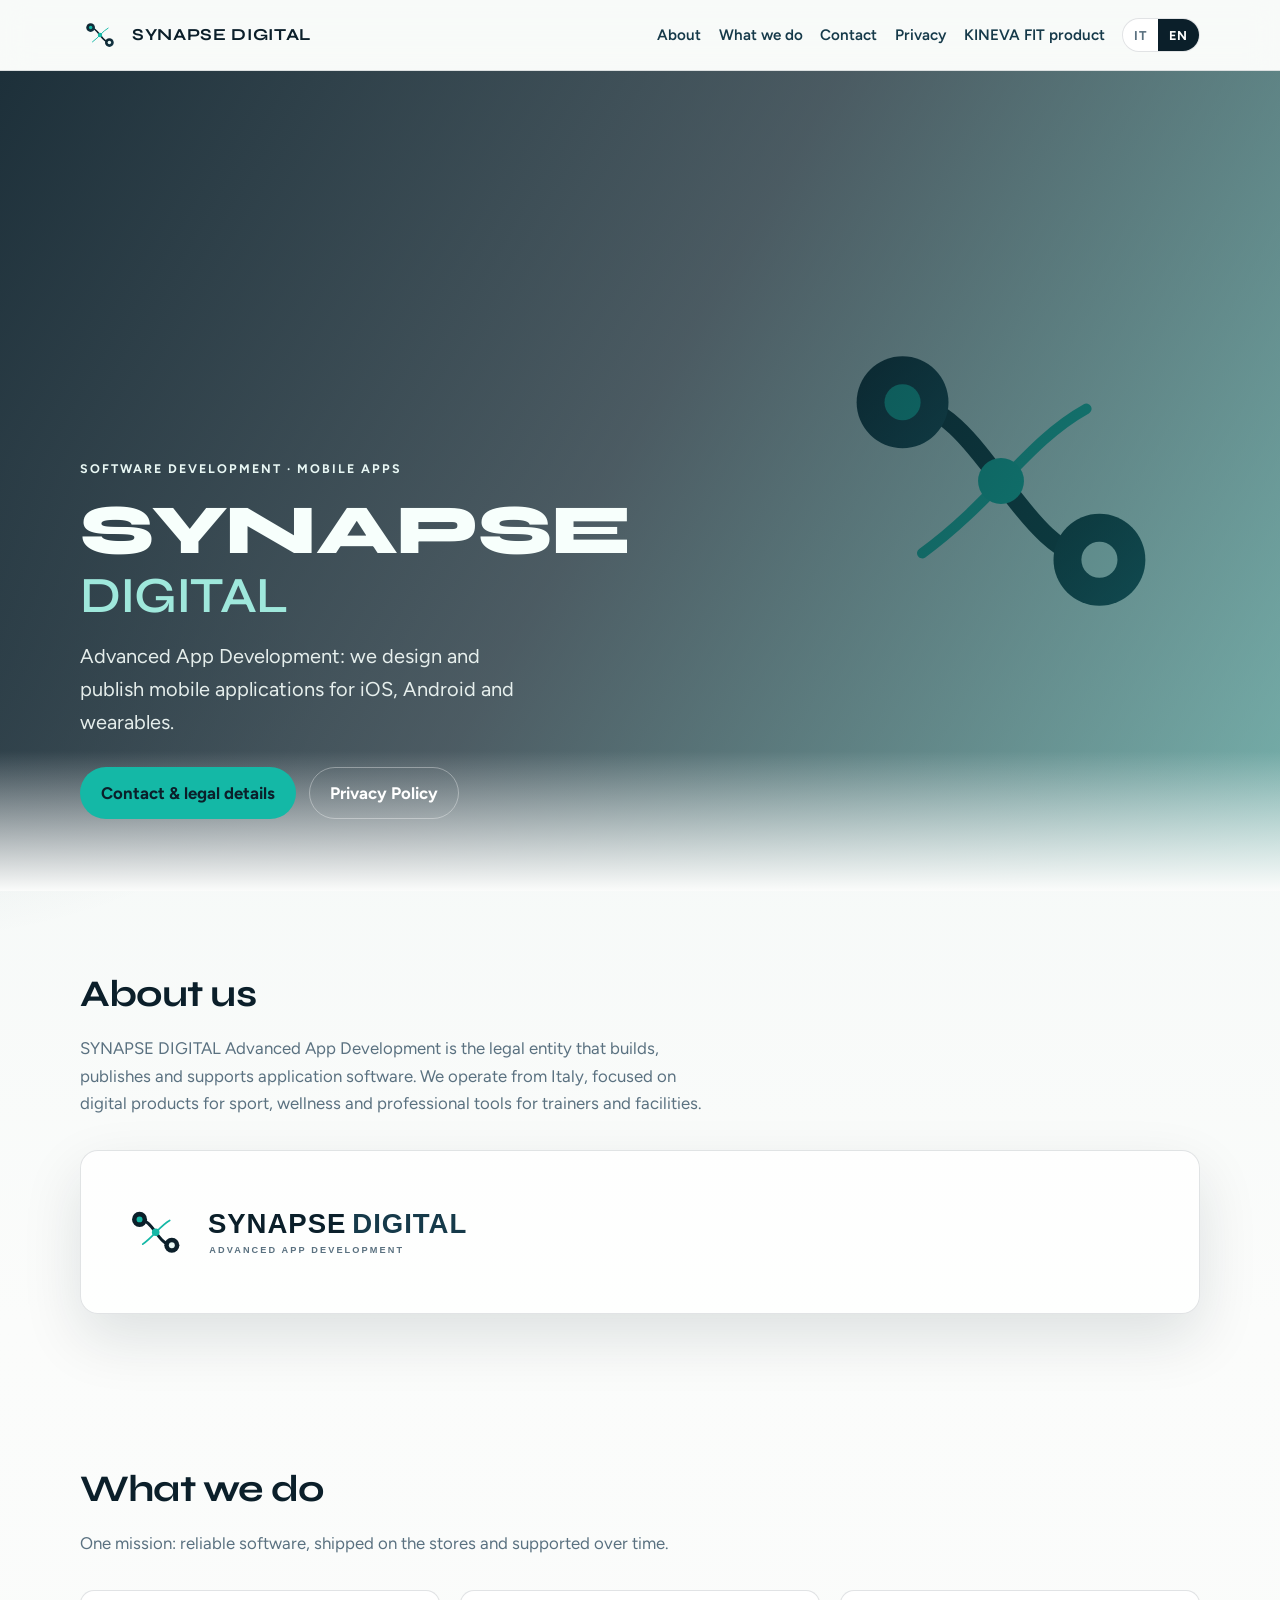
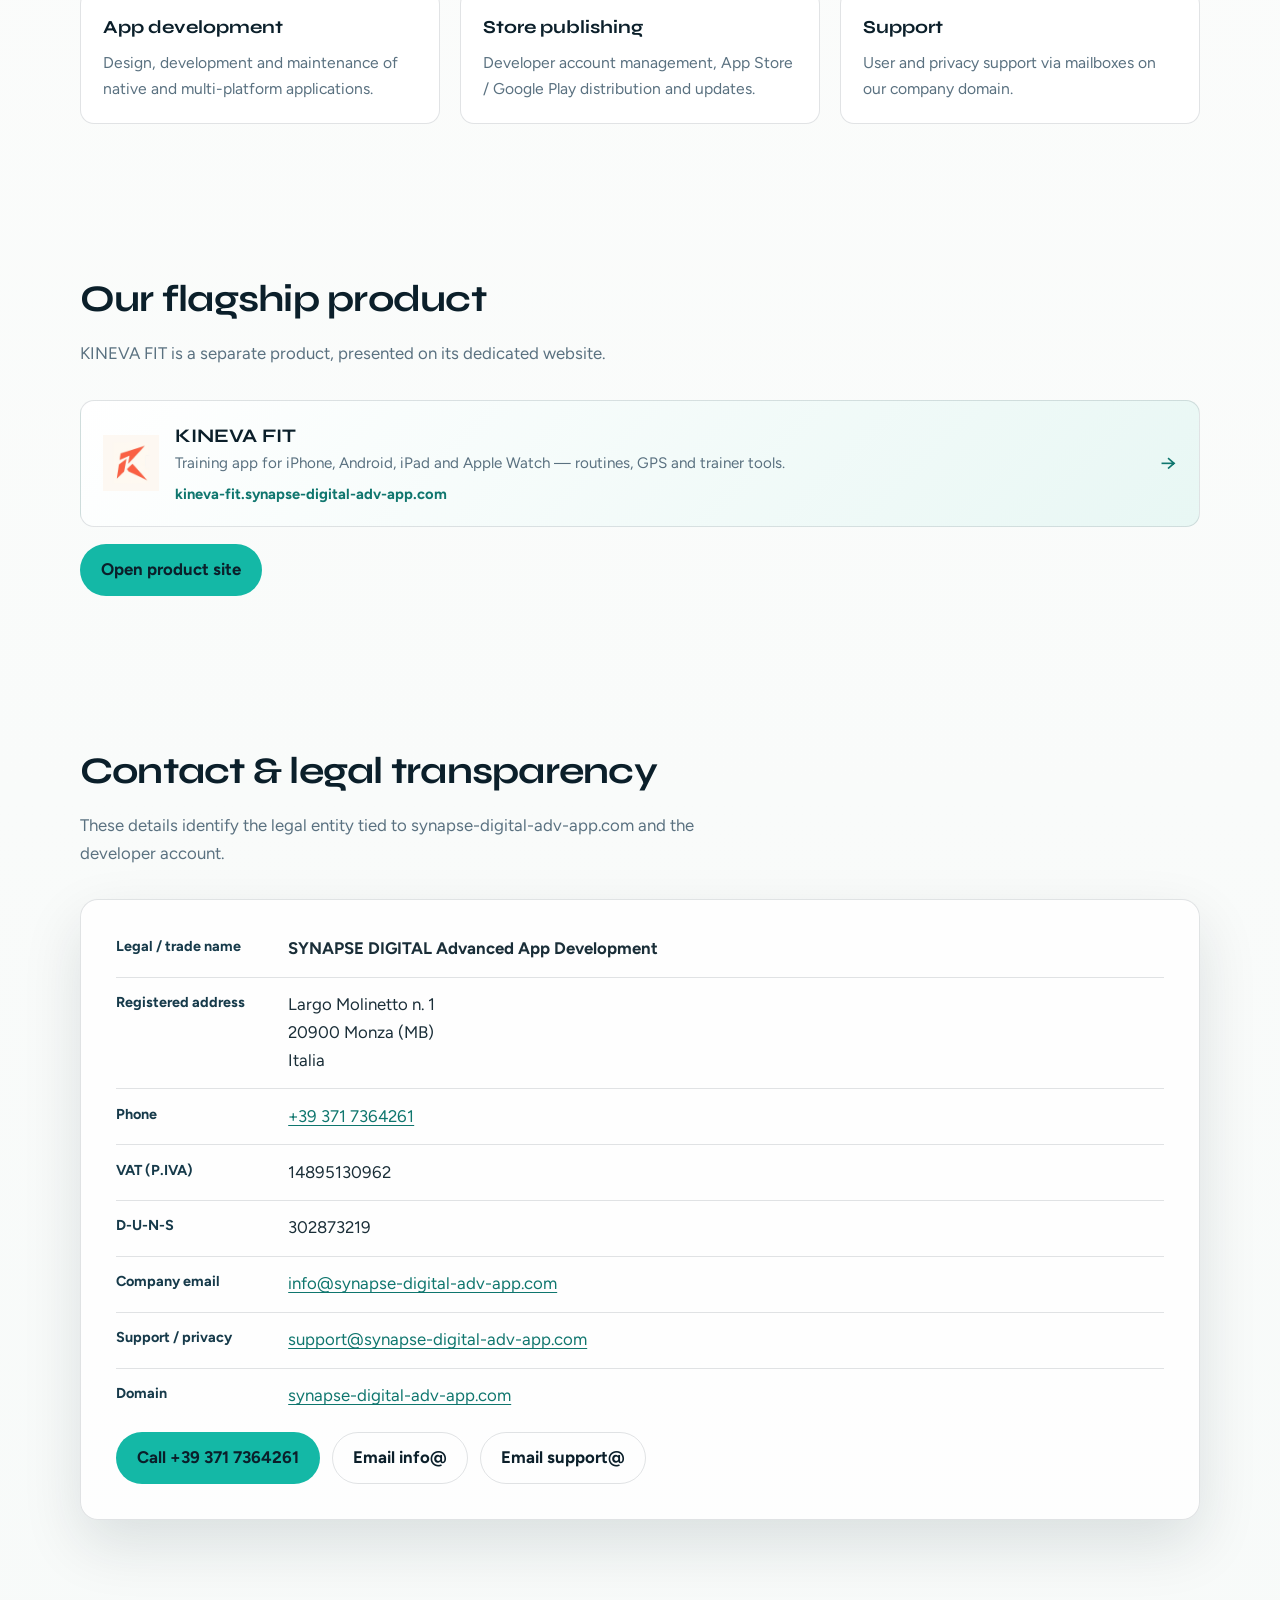
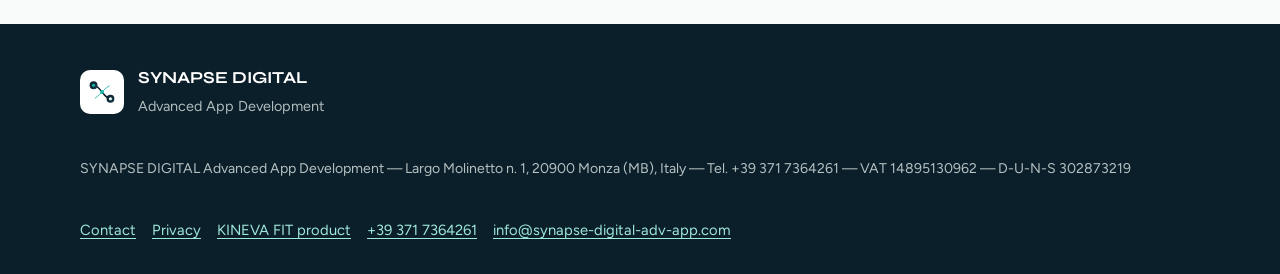
<file: index.html>
<!DOCTYPE html>
<html lang="it">
<head>
  <meta charset="UTF-8" />
  <meta name="viewport" content="width=device-width, initial-scale=1" />
  <title>SYNAPSE DIGITAL Advanced App Development</title>
  <meta name="description" content="SYNAPSE DIGITAL Advanced App Development — sviluppo e pubblicazione di applicazioni mobili. Sede a Monza (MB), Italia." />
  <meta name="theme-color" content="#0B1F2A" />
  <link rel="icon" href="assets/logo-mark.svg" type="image/svg+xml" />
  <link rel="apple-touch-icon" href="assets/logo-mark.png" />
  <link rel="preconnect" href="https://fonts.googleapis.com" />
  <link rel="preconnect" href="https://fonts.gstatic.com" crossorigin />
  <link href="https://fonts.googleapis.com/css2?family=Figtree:wght@400;600;700&family=Syne:wght@600;700;800&display=swap" rel="stylesheet" />
  <link rel="stylesheet" href="css/style.css" />
</head>
<body>
  <header class="site-header">
    <div class="wrap">
      <a class="brand-link" href="#top" aria-label="SYNAPSE DIGITAL">
        <img src="assets/logo-mark.svg" width="40" height="40" alt="" />
        <strong>SYNAPSE DIGITAL</strong>
      </a>
      <nav class="nav" aria-label="Primary">
        <a class="hide-sm" href="#about" data-i18n="navAbout">Chi siamo</a>
        <a class="hide-sm" href="#activity" data-i18n="navActivity">Attività</a>
        <a href="#contact" data-i18n="navContact">Contatti</a>
        <a href="privacy.html" data-i18n="navPrivacy">Privacy</a>
        <a class="hide-sm" href="https://kineva-fit.synapse-digital-adv-app.com/" rel="noopener" data-i18n="navProduct">Prodotto KINEVA FIT</a>
        <div class="lang-toggle" role="group" aria-label="Language">
          <button type="button" data-lang="it" aria-pressed="true">IT</button>
          <button type="button" data-lang="en" aria-pressed="false">EN</button>
        </div>
      </nav>
    </div>
  </header>

  <main id="top">
    <section class="hero" aria-label="SYNAPSE DIGITAL">
      <div class="wrap">
        <p class="hero-kicker" data-i18n="heroKicker">Sviluppo software · App mobili</p>
        <h1>
          <span data-i18n="heroTitle">SYNAPSE</span>
          <span data-i18n="heroTitle2">DIGITAL</span>
        </h1>
        <p class="hero-lead" data-i18n="heroLead">
          Advanced App Development: progettiamo e pubblichiamo applicazioni mobili per iOS, Android e wearable.
        </p>
        <div class="cta-row">
          <a class="btn btn-primary" href="#contact" data-i18n="ctaContact">Contatti e dati legali</a>
          <a class="btn btn-ghost" href="privacy.html" data-i18n="ctaPrivacy">Privacy Policy</a>
        </div>
      </div>
    </section>

    <section id="about">
      <div class="wrap">
        <div class="section-head">
          <h2 data-i18n="aboutTitle">Chi siamo</h2>
          <p data-i18n="aboutBody">
            SYNAPSE DIGITAL Advanced App Development è l’entità legale che sviluppa, pubblica e supporta software applicativo.
          </p>
        </div>
        <div class="panel">
          <img src="assets/logo-horizontal.svg" width="420" height="92" alt="SYNAPSE DIGITAL Advanced App Development" />
        </div>
      </div>
    </section>

    <section id="activity">
      <div class="wrap">
        <div class="section-head">
          <h2 data-i18n="activityTitle">Cosa facciamo</h2>
          <p data-i18n="activityLead">Una sola missione: software affidabile, pubblico sugli store e supportato nel tempo.</p>
        </div>
        <div class="grid-3">
          <article class="card">
            <h3 data-i18n="act1Title">Sviluppo app</h3>
            <p data-i18n="act1Body">Progettazione, sviluppo e manutenzione di applicazioni native e multi-piattaforma.</p>
          </article>
          <article class="card">
            <h3 data-i18n="act2Title">Pubblicazione store</h3>
            <p data-i18n="act2Body">Gestione degli account developer, distribuzione App Store / Google Play e aggiornamenti.</p>
          </article>
          <article class="card">
            <h3 data-i18n="act3Title">Supporto</h3>
            <p data-i18n="act3Body">Assistenza utenti e privacy tramite caselle email sul dominio aziendale.</p>
          </article>
        </div>
      </div>
    </section>

    <section id="product">
      <div class="wrap">
        <div class="section-head">
          <h2 data-i18n="productTitle">Il nostro prodotto di punta</h2>
          <p data-i18n="productLead">KINEVA FIT è un’applicazione distinta, presentata sul suo sito dedicato.</p>
        </div>
        <a class="product-link" href="https://kineva-fit.synapse-digital-adv-app.com/" rel="noopener">
          <img src="assets/kineva-icon.png" width="56" height="56" alt="KINEVA FIT" />
          <div>
            <strong data-i18n="productName">KINEVA FIT</strong>
            <span data-i18n="productDesc">App di allenamento per iPhone, Android, iPad e Apple Watch.</span>
            <span class="product-url">kineva-fit.synapse-digital-adv-app.com</span>
          </div>
          <span class="arrow" aria-hidden="true">→</span>
        </a>
        <p class="product-cta-wrap">
          <a class="btn btn-primary" href="https://kineva-fit.synapse-digital-adv-app.com/" rel="noopener" data-i18n="productCta">
            Apri il sito prodotto
          </a>
        </p>
      </div>
    </section>

    <section id="contact">
      <div class="wrap">
        <div class="section-head">
          <h2 data-i18n="contactTitle">Contatti e trasparenza legale</h2>
          <p data-i18n="contactLead">
            Questi dati identificano l’entità legale collegata al dominio synapse-digital-adv-app.com.
          </p>
        </div>
        <div class="panel">
          <ul class="legal-list">
            <li>
              <span class="label" data-i18n="labelLegalName">Ragione / nome</span>
              <span class="value"><strong>SYNAPSE DIGITAL Advanced App Development</strong></span>
            </li>
            <li>
              <span class="label" data-i18n="labelAddress">Sede</span>
              <span class="value">Largo Molinetto n. 1<br />20900 Monza (MB)<br />Italia</span>
            </li>
            <li>
              <span class="label" data-i18n="labelPhone">Telefono</span>
              <span class="value"><a href="tel:+393717364261">+39 371 7364261</a></span>
            </li>
            <li>
              <span class="label" data-i18n="labelVat">Partita IVA</span>
              <span class="value">14895130962</span>
            </li>
            <li>
              <span class="label" data-i18n="labelDuns">D-U-N-S</span>
              <span class="value">302873219</span>
            </li>
            <li>
              <span class="label" data-i18n="labelEmailInfo">Email aziendale</span>
              <span class="value"><a href="mailto:info@synapse-digital-adv-app.com">info@synapse-digital-adv-app.com</a></span>
            </li>
            <li>
              <span class="label" data-i18n="labelEmailSupport">Supporto / privacy</span>
              <span class="value"><a href="mailto:support@synapse-digital-adv-app.com">support@synapse-digital-adv-app.com</a></span>
            </li>
            <li>
              <span class="label" data-i18n="labelDomain">Dominio</span>
              <span class="value"><a href="https://synapse-digital-adv-app.com/">synapse-digital-adv-app.com</a></span>
            </li>
          </ul>
          <div class="contact-actions">
            <a class="btn btn-primary" href="tel:+393717364261" data-i18n="callPhone">Chiama +39 371 7364261</a>
            <a class="btn btn-ghost" style="color:var(--ink);border-color:var(--line)" href="mailto:info@synapse-digital-adv-app.com" data-i18n="mailInfo">Scrivi a info@</a>
            <a class="btn btn-ghost" style="color:var(--ink);border-color:var(--line)" href="mailto:support@synapse-digital-adv-app.com" data-i18n="mailSupport">Scrivi a support@</a>
          </div>
        </div>
      </div>
    </section>
  </main>

  <footer class="site-footer">
    <div class="wrap">
      <div class="footer-brand">
        <img src="assets/logo-mark.svg" width="44" height="44" alt="" />
        <div>
          <strong>SYNAPSE DIGITAL</strong>
          <span data-i18n="footerTag">Advanced App Development</span>
        </div>
      </div>
      <p class="footer-legal" data-i18n="footerNote">
        SYNAPSE DIGITAL Advanced App Development — Largo Molinetto n. 1, 20900 Monza (MB), Italia — Tel. +39 371 7364261 — P.IVA 14895130962 — D-U-N-S 302873219
      </p>
      <div class="footer-links">
        <a href="#contact" data-i18n="navContact">Contatti</a>
        <a href="privacy.html" data-i18n="navPrivacy">Privacy</a>
        <a href="https://kineva-fit.synapse-digital-adv-app.com/" rel="noopener" data-i18n="navProduct">Prodotto KINEVA FIT</a>
        <a href="tel:+393717364261">+39 371 7364261</a>
        <a href="mailto:info@synapse-digital-adv-app.com">info@synapse-digital-adv-app.com</a>
      </div>
    </div>
  </footer>

  <script src="js/i18n.js"></script>
</body>
</html>
</file>
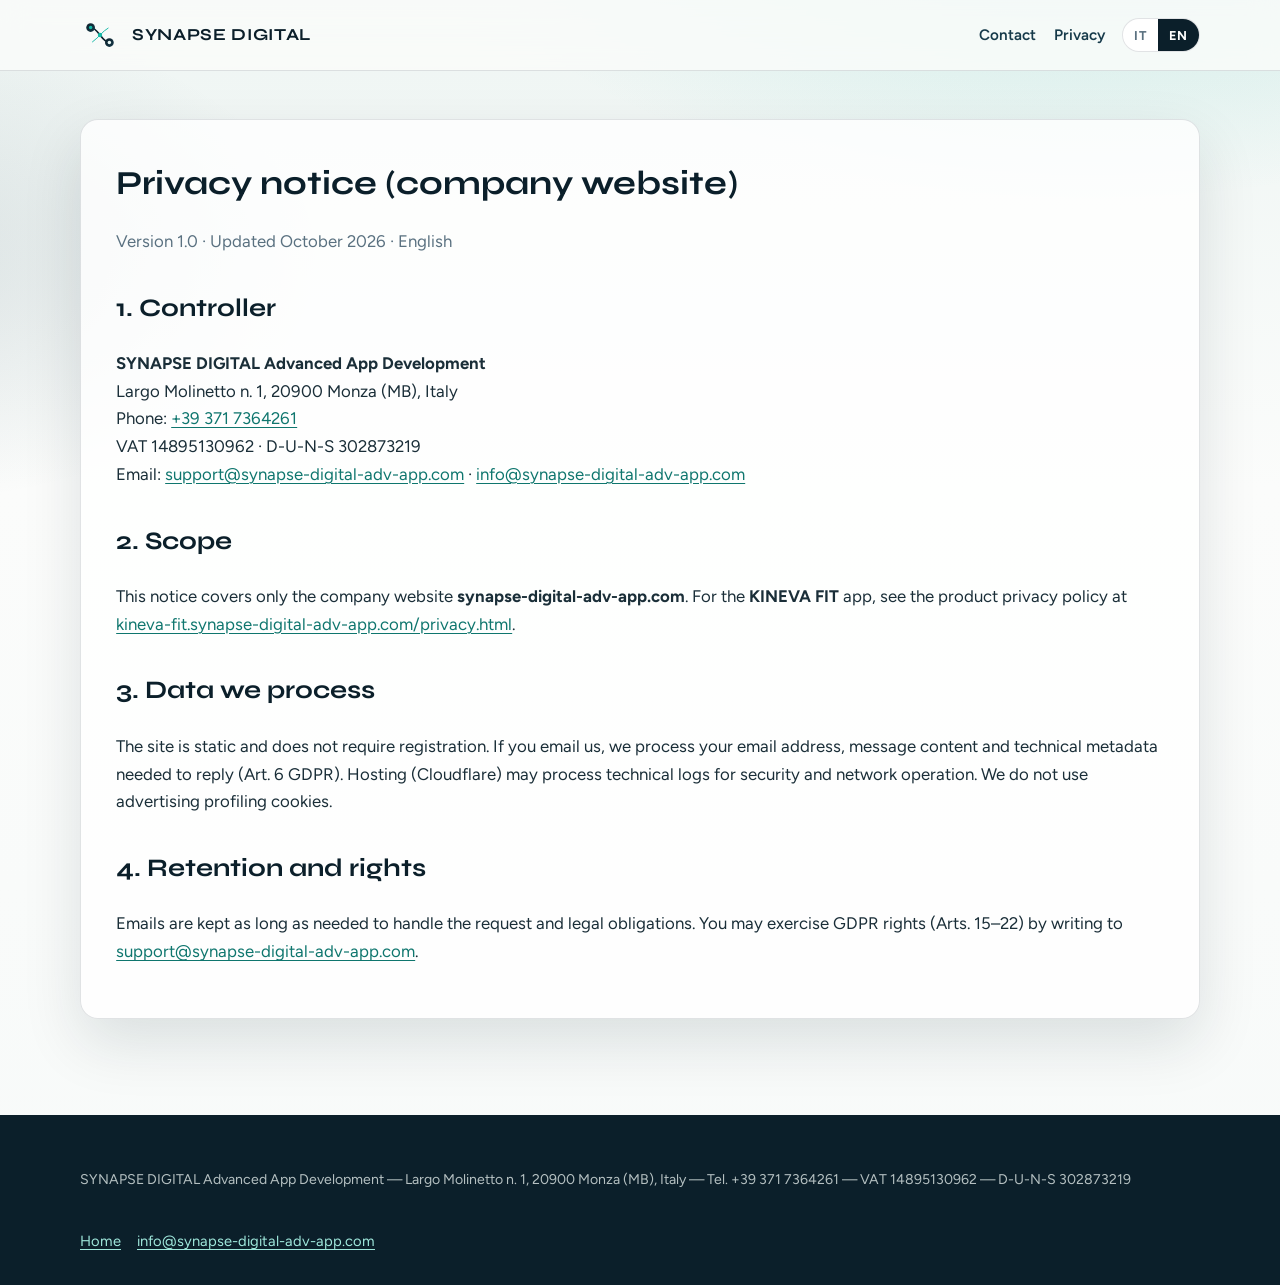
<file: privacy.html>
<!DOCTYPE html>
<html lang="it">
<head>
  <meta charset="UTF-8" />
  <meta name="viewport" content="width=device-width, initial-scale=1" />
  <title>Privacy — SYNAPSE DIGITAL</title>
  <meta name="description" content="Informativa privacy del sito aziendale SYNAPSE DIGITAL Advanced App Development." />
  <link rel="icon" href="assets/logo-mark.svg" type="image/svg+xml" />
  <link rel="preconnect" href="https://fonts.googleapis.com" />
  <link rel="preconnect" href="https://fonts.gstatic.com" crossorigin />
  <link href="https://fonts.googleapis.com/css2?family=Figtree:wght@400;600;700&family=Syne:wght@600;700;800&display=swap" rel="stylesheet" />
  <link rel="stylesheet" href="css/style.css" />
</head>
<body>
  <header class="site-header">
    <div class="wrap">
      <a class="brand-link" href="index.html">
        <img src="assets/logo-mark.svg" width="40" height="40" alt="" />
        <strong>SYNAPSE DIGITAL</strong>
      </a>
      <nav class="nav" aria-label="Primary">
        <a href="index.html#contact" data-i18n="navContact">Contatti</a>
        <a href="privacy.html" data-i18n="navPrivacy">Privacy</a>
        <div class="lang-toggle" role="group" aria-label="Language">
          <button type="button" data-lang="it" aria-pressed="true">IT</button>
          <button type="button" data-lang="en" aria-pressed="false">EN</button>
        </div>
      </nav>
    </div>
  </header>

  <main class="legal-page">
    <div class="wrap panel">
      <h1 data-i18n="privacyTitle">Informativa privacy (sito aziendale)</h1>
      <p class="meta" data-i18n="privacyMeta">Versione 1.0 · Aggiornata ottobre 2026</p>

      <div data-lang-block="it">
        <h2>1. Titolare</h2>
        <p>
          <strong>SYNAPSE DIGITAL Advanced App Development</strong><br />
          Largo Molinetto n. 1, 20900 Monza (MB), Italia<br />
          Tel.: <a href="tel:+393717364261">+39 371 7364261</a><br />
          P.IVA 14895130962 · D-U-N-S 302873219<br />
          Email: <a href="mailto:support@synapse-digital-adv-app.com">support@synapse-digital-adv-app.com</a>
          · <a href="mailto:info@synapse-digital-adv-app.com">info@synapse-digital-adv-app.com</a>
        </p>

        <h2>2. Ambito</h2>
        <p>
          Questa informativa riguarda esclusivamente il sito aziendale
          <strong>synapse-digital-adv-app.com</strong> (pagine informative e di contatto).
          Per l’app <strong>KINEVA FIT</strong> vale l’informativa prodotto pubblicata su
          <a href="https://kineva-fit.synapse-digital-adv-app.com/privacy.html" rel="noopener">kineva-fit.synapse-digital-adv-app.com/privacy.html</a>.
        </p>

        <h2>3. Dati trattati</h2>
        <p>
          Il sito è statico e non richiede registrazione. Se ci scrivi via email, trattiamo
          indirizzo email, contenuto del messaggio e metadati tecnici necessari alla risposta
          (base giuridica: legittimo interesse / adozione di misure precontrattuali, art. 6 GDPR).
        </p>
        <p>
          Il provider di hosting (Cloudflare) può elaborare log tecnici (IP, user-agent, data/ora)
          per sicurezza e funzionamento della rete. Non usiamo cookie di profilazione pubblicitaria.
        </p>

        <h2>4. Conservazione e diritti</h2>
        <p>
          I messaggi email sono conservati per il tempo necessario a gestire la richiesta e gli
          obblighi di legge. Puoi esercitare i diritti previsti dagli artt. 15–22 GDPR scrivendo a
          <a href="mailto:support@synapse-digital-adv-app.com">support@synapse-digital-adv-app.com</a>.
          Hai inoltre diritto di reclamare presso il Garante Privacy.
        </p>
      </div>

      <div data-lang-block="en" hidden>
        <h2>1. Controller</h2>
        <p>
          <strong>SYNAPSE DIGITAL Advanced App Development</strong><br />
          Largo Molinetto n. 1, 20900 Monza (MB), Italy<br />
          Phone: <a href="tel:+393717364261">+39 371 7364261</a><br />
          VAT 14895130962 · D-U-N-S 302873219<br />
          Email: <a href="mailto:support@synapse-digital-adv-app.com">support@synapse-digital-adv-app.com</a>
          · <a href="mailto:info@synapse-digital-adv-app.com">info@synapse-digital-adv-app.com</a>
        </p>

        <h2>2. Scope</h2>
        <p>
          This notice covers only the company website
          <strong>synapse-digital-adv-app.com</strong>.
          For the <strong>KINEVA FIT</strong> app, see the product privacy policy at
          <a href="https://kineva-fit.synapse-digital-adv-app.com/privacy.html" rel="noopener">kineva-fit.synapse-digital-adv-app.com/privacy.html</a>.
        </p>

        <h2>3. Data we process</h2>
        <p>
          The site is static and does not require registration. If you email us, we process your
          email address, message content and technical metadata needed to reply (Art. 6 GDPR).
          Hosting (Cloudflare) may process technical logs for security and network operation.
          We do not use advertising profiling cookies.
        </p>

        <h2>4. Retention and rights</h2>
        <p>
          Emails are kept as long as needed to handle the request and legal obligations.
          You may exercise GDPR rights (Arts. 15–22) by writing to
          <a href="mailto:support@synapse-digital-adv-app.com">support@synapse-digital-adv-app.com</a>.
        </p>
      </div>
    </div>
  </main>

  <footer class="site-footer">
    <div class="wrap">
      <p class="footer-legal" data-i18n="footerNote">
        SYNAPSE DIGITAL Advanced App Development — Largo Molinetto n. 1, 20900 Monza (MB), Italia — Tel. +39 371 7364261 — P.IVA 14895130962 — D-U-N-S 302873219
      </p>
      <div class="footer-links">
        <a href="index.html">Home</a>
        <a href="mailto:info@synapse-digital-adv-app.com">info@synapse-digital-adv-app.com</a>
      </div>
    </div>
  </footer>

  <script src="js/i18n.js"></script>
  <script>
    // Toggle privacy language blocks with the shared lang toggle.
    const syncPrivacyBlocks = () => {
      const lang = document.documentElement.lang || "it";
      document.querySelectorAll("[data-lang-block]").forEach((el) => {
        el.hidden = el.getAttribute("data-lang-block") !== lang;
      });
    };
    document.addEventListener("DOMContentLoaded", () => {
      syncPrivacyBlocks();
      document.querySelectorAll(".lang-toggle button").forEach((btn) => {
        btn.addEventListener("click", () => setTimeout(syncPrivacyBlocks, 0));
      });
    });
  </script>
</body>
</html>
</file>
<file: css/style.css>
:root {
  --ink: #0b1f2a;
  --ink-soft: #163a4a;
  --teal: #14b8a6;
  --teal-deep: #0f766e;
  --mist: #e8f7f4;
  --sand: #f3f6f4;
  --paper: #fbfcfb;
  --line: rgba(11, 31, 42, 0.12);
  --muted: #5a7180;
  --text: #1a2e38;
  --shadow: 0 24px 60px rgba(11, 31, 42, 0.12);
  --radius: 18px;
  --max: 1120px;
  --font-display: "Syne", "Arial Black", sans-serif;
  --font-body: "Figtree", "Segoe UI", sans-serif;
}

*,
*::before,
*::after {
  box-sizing: border-box;
}

html {
  scroll-behavior: smooth;
}

body {
  margin: 0;
  color: var(--text);
  font-family: var(--font-body);
  font-size: 1.05rem;
  line-height: 1.65;
  background:
    radial-gradient(1200px 600px at 85% -10%, rgba(20, 184, 166, 0.18), transparent 55%),
    radial-gradient(900px 500px at -10% 20%, rgba(22, 58, 74, 0.12), transparent 50%),
    linear-gradient(180deg, #eef5f3 0%, var(--paper) 38%, #f7faf9 100%);
  min-height: 100vh;
}

img {
  max-width: 100%;
  display: block;
}

a {
  color: var(--teal-deep);
  text-decoration-thickness: 1px;
  text-underline-offset: 0.18em;
}

a:hover {
  color: var(--ink);
}

.wrap {
  width: min(var(--max), calc(100% - 2.4rem));
  margin-inline: auto;
}

/* ——— Header ——— */
.site-header {
  position: sticky;
  top: 0;
  z-index: 40;
  backdrop-filter: blur(14px);
  background: rgba(251, 252, 251, 0.82);
  border-bottom: 1px solid var(--line);
}

.site-header .wrap {
  display: flex;
  align-items: center;
  justify-content: space-between;
  gap: 1rem;
  min-height: 4.4rem;
}

.brand-link {
  display: flex;
  align-items: center;
  gap: 0.75rem;
  color: inherit;
  text-decoration: none;
}

.brand-link img {
  width: 40px;
  height: 40px;
}

.brand-link strong {
  font-family: var(--font-display);
  font-size: 1.05rem;
  letter-spacing: 0.04em;
  color: var(--ink);
}

.nav {
  display: flex;
  align-items: center;
  gap: 1.1rem;
  flex-wrap: wrap;
  justify-content: flex-end;
}

.nav a {
  color: var(--ink-soft);
  text-decoration: none;
  font-weight: 600;
  font-size: 0.95rem;
}

.nav a:hover {
  color: var(--teal-deep);
}

.lang-toggle {
  display: inline-flex;
  border: 1px solid var(--line);
  border-radius: 999px;
  overflow: hidden;
  background: #fff;
}

.lang-toggle button {
  border: 0;
  background: transparent;
  padding: 0.35rem 0.7rem;
  font: inherit;
  font-weight: 700;
  font-size: 0.8rem;
  letter-spacing: 0.04em;
  color: var(--muted);
  cursor: pointer;
}

.lang-toggle button[aria-pressed="true"] {
  background: var(--ink);
  color: #fff;
}

/* ——— Hero ——— */
.hero {
  position: relative;
  min-height: min(92vh, 820px);
  display: grid;
  align-items: end;
  padding: 5rem 0 4.5rem;
  overflow: hidden;
}

.hero::before {
  content: "";
  position: absolute;
  inset: 0;
  background:
    linear-gradient(120deg, rgba(11, 31, 42, 0.92) 0%, rgba(11, 31, 42, 0.72) 48%, rgba(15, 118, 110, 0.55) 100%),
    url("../assets/logo-mark.svg") right 8% center / min(42vw, 420px) no-repeat;
  opacity: 1;
  z-index: 0;
}

.hero::after {
  content: "";
  position: absolute;
  inset: auto 0 0 0;
  height: 140px;
  background: linear-gradient(180deg, transparent, var(--paper));
  z-index: 1;
}

.hero .wrap {
  position: relative;
  z-index: 2;
  color: #f7fffc;
  max-width: 720px;
  margin-left: max(calc((100% - var(--max)) / 2), 1.2rem);
  margin-right: auto;
  width: min(720px, calc(100% - 2.4rem));
}

.hero-kicker {
  display: inline-block;
  font-size: 0.78rem;
  font-weight: 700;
  letter-spacing: 0.16em;
  text-transform: uppercase;
  color: var(--mist);
  margin-bottom: 1rem;
}

.hero h1 {
  margin: 0 0 0.35rem;
  font-family: var(--font-display);
  font-weight: 800;
  font-size: clamp(2.6rem, 7vw, 4.4rem);
  line-height: 0.98;
  letter-spacing: -0.02em;
}

.hero h1 span {
  display: block;
}

.hero h1 span:last-child {
  font-weight: 600;
  color: #9fe8dc;
  font-size: 0.72em;
  margin-top: 0.12em;
}

.hero-lead {
  margin: 1.2rem 0 1.8rem;
  font-size: clamp(1.05rem, 2.2vw, 1.25rem);
  max-width: 34ch;
  color: rgba(247, 255, 252, 0.9);
}

.cta-row {
  display: flex;
  flex-wrap: wrap;
  gap: 0.8rem;
}

.btn {
  display: inline-flex;
  align-items: center;
  justify-content: center;
  gap: 0.45rem;
  min-height: 2.85rem;
  padding: 0.7rem 1.25rem;
  border-radius: 999px;
  font-weight: 700;
  text-decoration: none;
  border: 1px solid transparent;
  transition: transform 0.2s ease, background 0.2s ease, color 0.2s ease;
}

.btn:hover {
  transform: translateY(-1px);
}

.btn-primary {
  background: var(--teal);
  color: var(--ink);
}

.btn-primary:hover {
  background: #2dd4bf;
  color: var(--ink);
}

.btn-ghost {
  background: transparent;
  color: #fff;
  border-color: rgba(255, 255, 255, 0.35);
}

.btn-ghost:hover {
  background: rgba(255, 255, 255, 0.08);
  color: #fff;
}

/* ——— Sections ——— */
section {
  padding: 4.5rem 0;
}

.section-head {
  max-width: 40rem;
  margin-bottom: 2rem;
}

.section-head h2 {
  margin: 0 0 0.6rem;
  font-family: var(--font-display);
  font-size: clamp(1.7rem, 3.5vw, 2.35rem);
  color: var(--ink);
  letter-spacing: -0.02em;
}

.section-head p {
  margin: 0;
  color: var(--muted);
}

.panel {
  background: rgba(255, 255, 255, 0.78);
  border: 1px solid var(--line);
  border-radius: var(--radius);
  box-shadow: var(--shadow);
  padding: clamp(1.4rem, 3vw, 2.2rem);
}

.grid-2 {
  display: grid;
  gap: 1.25rem;
  grid-template-columns: repeat(2, minmax(0, 1fr));
}

.grid-3 {
  display: grid;
  gap: 1.25rem;
  grid-template-columns: repeat(3, minmax(0, 1fr));
}

.card {
  padding: 1.35rem 1.4rem;
  border-radius: 14px;
  background: #fff;
  border: 1px solid var(--line);
}

.card h3 {
  margin: 0 0 0.45rem;
  font-family: var(--font-display);
  font-size: 1.15rem;
  color: var(--ink);
}

.card p {
  margin: 0;
  color: var(--muted);
  font-size: 0.98rem;
}

.product-link {
  display: grid;
  grid-template-columns: auto 1fr auto;
  gap: 1rem;
  align-items: center;
  padding: 1.2rem 1.4rem;
  border-radius: 14px;
  border: 1px solid var(--line);
  background: linear-gradient(135deg, #fff, var(--mist));
  text-decoration: none;
  color: inherit;
}

.product-link strong {
  display: block;
  font-family: var(--font-display);
  color: var(--ink);
  font-size: 1.2rem;
}

.product-link span {
  display: block;
  color: var(--muted);
  font-size: 0.95rem;
}

.product-link .product-url {
  margin-top: 0.35rem;
  color: var(--teal-deep);
  font-weight: 700;
  font-size: 0.92rem;
  word-break: break-all;
}

.product-link .arrow {
  font-size: 1.4rem;
  color: var(--teal-deep);
}

.product-cta-wrap {
  margin: 1.1rem 0 0;
}

.legal-list {
  list-style: none;
  margin: 0;
  padding: 0;
  display: grid;
  gap: 0.85rem;
}

.legal-list li {
  display: grid;
  grid-template-columns: 10rem 1fr;
  gap: 0.75rem;
  padding-bottom: 0.85rem;
  border-bottom: 1px solid var(--line);
}

.legal-list li:last-child {
  border-bottom: 0;
  padding-bottom: 0;
}

.legal-list dt,
.legal-list .label {
  font-weight: 700;
  color: var(--ink-soft);
  font-size: 0.9rem;
}

.legal-list .value {
  color: var(--text);
}

.contact-actions {
  display: flex;
  flex-wrap: wrap;
  gap: 0.75rem;
  margin-top: 1.4rem;
}

/* ——— Footer ——— */
.site-footer {
  margin-top: 2rem;
  padding: 2.5rem 0 2rem;
  background: var(--ink);
  color: rgba(247, 255, 252, 0.86);
}

.site-footer a {
  color: #9fe8dc;
}

.site-footer .wrap {
  display: grid;
  gap: 1.5rem;
}

.footer-brand {
  display: flex;
  gap: 0.9rem;
  align-items: center;
}

.footer-brand img {
  width: 44px;
  height: 44px;
  background: #fff;
  border-radius: 10px;
  padding: 4px;
}

.footer-brand strong {
  font-family: var(--font-display);
  display: block;
  color: #fff;
}

.footer-brand span {
  font-size: 0.9rem;
  color: rgba(247, 255, 252, 0.7);
}

.footer-legal {
  font-size: 0.88rem;
  line-height: 1.55;
  color: rgba(247, 255, 252, 0.72);
}

.footer-links {
  display: flex;
  flex-wrap: wrap;
  gap: 1rem;
  font-size: 0.92rem;
}

/* ——— Legal page ——— */
.legal-page {
  padding: 3rem 0 4rem;
}

.legal-page h1 {
  font-family: var(--font-display);
  color: var(--ink);
  margin: 0 0 0.5rem;
}

.legal-page .meta {
  color: var(--muted);
  margin-bottom: 2rem;
}

.legal-page h2 {
  font-family: var(--font-display);
  color: var(--ink);
  margin-top: 2rem;
}

/* ——— Motion ——— */
@media (prefers-reduced-motion: no-preference) {
  .hero h1,
  .hero-lead,
  .cta-row {
    animation: rise 0.8s ease both;
  }
  .hero-lead { animation-delay: 0.1s; }
  .cta-row { animation-delay: 0.18s; }

  .card,
  .product-link,
  .panel {
    transition: transform 0.25s ease, box-shadow 0.25s ease;
  }
  .card:hover,
  .product-link:hover {
    transform: translateY(-3px);
    box-shadow: var(--shadow);
  }
}

@keyframes rise {
  from { opacity: 0; transform: translateY(14px); }
  to { opacity: 1; transform: none; }
}

@media (max-width: 860px) {
  .grid-2,
  .grid-3 {
    grid-template-columns: 1fr;
  }
  .legal-list li {
    grid-template-columns: 1fr;
    gap: 0.2rem;
  }
  .hero::before {
    background:
      linear-gradient(160deg, rgba(11, 31, 42, 0.94), rgba(15, 118, 110, 0.65)),
      url("../assets/logo-mark.svg") right -10% top 18% / 280px no-repeat;
  }
  .nav a.hide-sm {
    display: none;
  }
}
</file>
